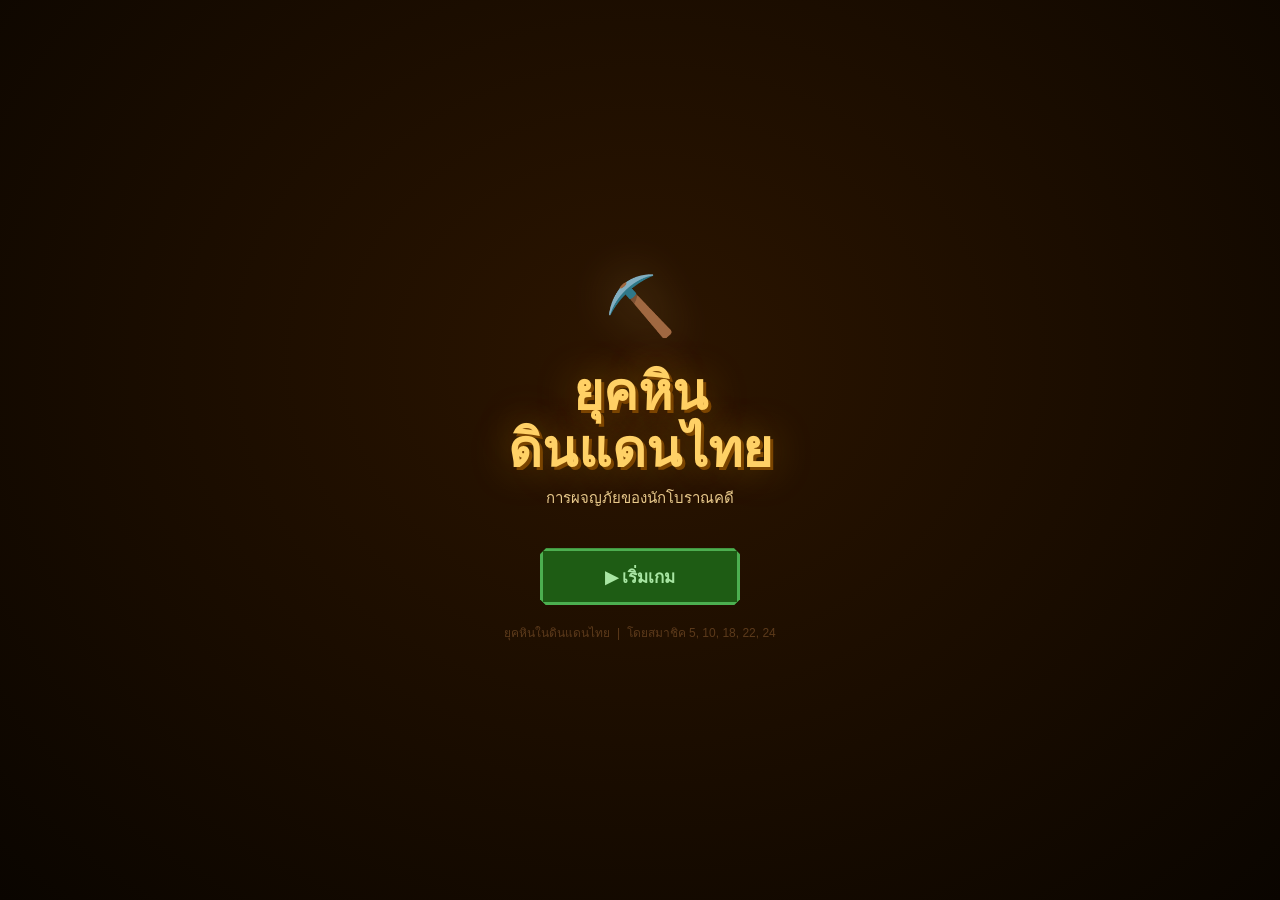
<file: index.html>
<!DOCTYPE html>
<html lang="th">
<head>
<meta charset="UTF-8">
<meta name="viewport" content="width=device-width, initial-scale=1.0, maximum-scale=1.0, user-scalable=no">
<title>ยุคหินในดินแดนไทย</title>
<link rel="stylesheet" href="style.css">
</head>
<body>

<div id="s-title" class="screen active">
  <div class="stars-bg"></div>
  <div class="title-content">
    <div class="title-logo">⛏️</div>
    <div class="title-text">ยุคหิน<br>ดินแดนไทย</div>
    <div class="title-sub">การผจญภัยของนักโบราณคดี</div>
    <button class="pxbtn green" id="btn-start">▶ เริ่มเกม</button>
    <div class="key-hint"> ยุคหินในดินแดนไทย &nbsp;|&nbsp; โดยสมาชิค 5, 10, 18, 22, 24</div>
  </div>
</div>

<div id="s-charsel" class="screen">
  <div class="charsel-wrap">
    <div class="charsel-title">✦ เลือกตัวละคร ✦</div>
    <div class="char-row">
      <div class="char-card selected" id="card-boy" data-char="boy">
        <canvas id="prev-boy" width="80" height="80"></canvas>
        <div class="char-name">เด็กชาย</div>
        <div class="char-desc">นักขุดค้นผู้กล้าหาญ</div>
      </div>
      <div class="char-card" id="card-girl" data-char="girl">
        <canvas id="prev-girl" width="80" height="80"></canvas>
        <div class="char-name">เด็กหญิง</div>
        <div class="char-desc">นักโบราณคดีฉลาด</div>
      </div>
    </div>
    <button class="pxbtn green" id="btn-confirm-char">✓ เลือก!</button>
    <button class="pxbtn" id="btn-back-title">← กลับ</button>
  </div>
</div>

<div id="s-game" class="screen">
  <canvas id="gameCanvas"></canvas>

  <div id="hud">
    <div class="hud-left">
      <div id="hud-hearts" class="hud-hearts">❤️❤️❤️</div>
      <div class="hud-lv">LV <span id="hud-lv-num">1</span></div>
      <div class="xp-wrap"><div id="xp-bar" class="xp-bar"></div></div>
    </div>
    <div class="hud-center">
      <div id="hud-score" class="hud-score">⭐ 0</div>
      <div id="hud-combo" class="hud-combo" style="display:none">🔥 x<span id="combo-n">0</span></div>
    </div>
    <div class="hud-right">
      <div id="hud-day" class="hud-day">วันที่ 1</div>
      <div id="hud-art" class="hud-art">โบราณวัตถุ 0/12</div>
    </div>
  </div>

  <div id="dialog" class="dialog-box" style="display:none">
    <div id="dlg-name" class="dlg-name">ผู้เฒ่า</div>
    <div id="dlg-text" class="dlg-text">...</div>
    <div class="dlg-next">▼ กด E เพื่อปิด</div>
  </div>

  <div id="mobile-controls" style="display:none">
    <div id="move-stick" aria-label="Move" role="application">
      <div id="move-stick-thumb"></div>
    </div>
    <button id="btn-action" class="action-btn">⚡<br><span>E</span></button>
  </div>
</div>

<div id="quiz-modal" class="modal-bg" style="display:none">
  <div class="quiz-card">
    <div id="qz-topbar" class="qz-topbar paleo">
      <span id="qz-icon">🪓</span>
      <span id="qz-era">ยุคหินเก่า</span>
      <span id="qz-pts" class="qz-pts">+100</span>
    </div>
    <div class="qz-timerbar"><div id="qz-tfill" class="qz-tfill"></div></div>
    <div id="qz-question" class="qz-question">คำถาม</div>
    <div id="qz-choices" class="qz-choices"></div>
    <div id="qz-feedback" class="qz-feedback" style="display:none"></div>
    <button id="qz-next" class="pxbtn green qz-next-btn" style="display:none">ขุดค้นต่อ ⛏️</button>
  </div>
</div>

<div id="s-result" class="screen">
  <div class="result-wrap">
    <div id="r-trophy" class="r-trophy">🏆</div>
    <div id="r-title" class="r-title">ยอดเยี่ยม!</div>
    <div id="r-sub" class="r-sub">นักโบราณคดีฝีมือเยี่ยม</div>
    <div id="r-score" class="r-score">0</div>
    <div class="r-score-lbl">คะแนน</div>
    <div class="r-grid">
      <div class="rg"><div class="rg-l">ตอบถูก</div><div class="rg-v" id="r-correct">0/12</div></div>
      <div class="rg"><div class="rg-l">Combo max</div><div class="rg-v" id="r-combo">0x</div></div>
      <div class="rg"><div class="rg-l">LV สุดท้าย</div><div class="rg-v" id="r-lv">1</div></div>
      <div class="rg"><div class="rg-l">สถิติสูงสุด</div><div class="rg-v" id="r-best">0</div></div>
    </div>
    <button class="pxbtn green" id="btn-replay">▶ เล่นอีกครั้ง</button>
    <button class="pxbtn" id="btn-result-home">🏠 หน้าหลัก</button>
  </div>
</div>

<script src="map-data.js"></script>
<script src="game.js"></script>
</body>
</html>
</file>
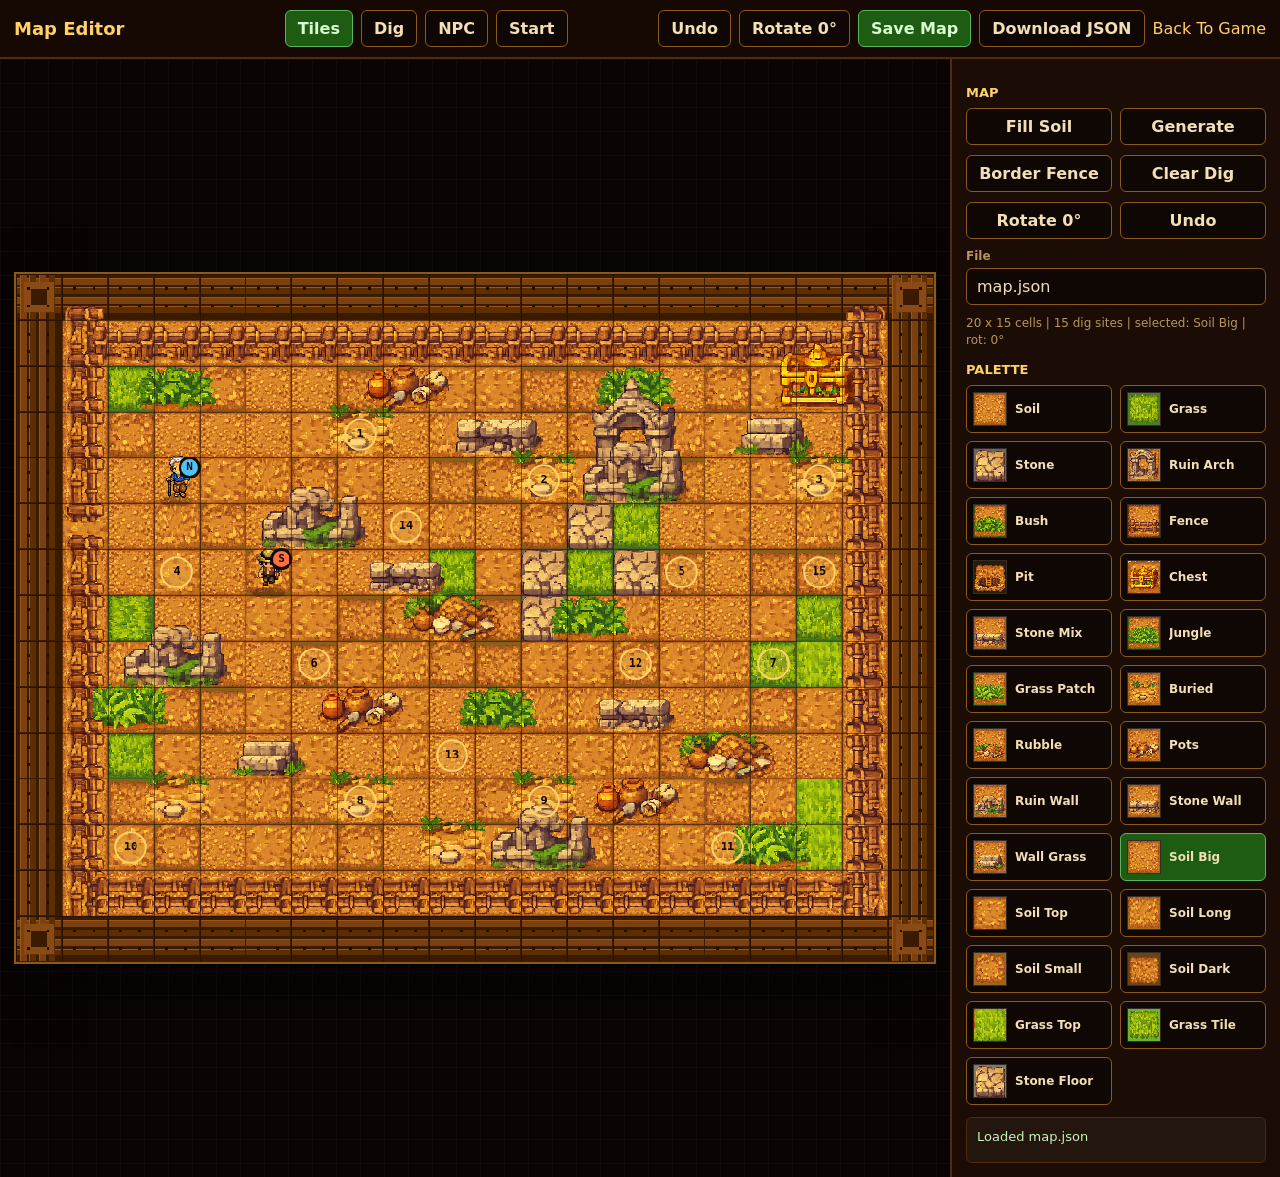
<file: map-editor.html>
<!DOCTYPE html>
<html lang="en">
<head>
<meta charset="UTF-8">
<meta name="viewport" content="width=device-width, initial-scale=1.0">
<title>History Map Editor</title>
<style>
  *, *::before, *::after { box-sizing: border-box; }
  :root {
    --bg: #120904;
    --panel: #1b0d05;
    --panel-2: #251306;
    --rim: #8b5a1a;
    --rim-soft: #4d2c10;
    --gold: #ffd166;
    --text: #f3dfb5;
    --muted: #b8955a;
    --green: #1e5c14;
  }
  html, body {
    width: 100%;
    min-height: 100%;
    margin: 0;
    background: var(--bg);
    color: var(--text);
    font-family: system-ui, -apple-system, BlinkMacSystemFont, "Segoe UI", sans-serif;
  }
  body {
    display: grid;
    grid-template-rows: auto minmax(0, 1fr);
    overflow: hidden;
  }
  button, select, input {
    font: inherit;
    color: var(--text);
    background: #0f0703;
    border: 1px solid var(--rim);
    border-radius: 6px;
  }
  button {
    min-height: 36px;
    padding: 8px 12px;
    cursor: pointer;
    font-weight: 800;
  }
  button:hover { border-color: var(--gold); }
  button.active {
    background: var(--green);
    border-color: #58b65f;
    color: #d8ffd2;
  }
  a {
    color: var(--gold);
    text-decoration: none;
  }
  #topbar {
    display: flex;
    align-items: center;
    justify-content: space-between;
    gap: 12px;
    min-height: 58px;
    padding: 10px 14px;
    border-bottom: 2px solid var(--rim-soft);
    background: #160903;
  }
  #title {
    min-width: 180px;
    color: var(--gold);
    font-size: 18px;
    font-weight: 900;
  }
  #tools {
    display: flex;
    align-items: center;
    justify-content: center;
    gap: 8px;
    flex-wrap: wrap;
  }
  #actions {
    display: flex;
    align-items: center;
    justify-content: flex-end;
    gap: 8px;
    min-width: 260px;
  }
  #actions button.primary {
    background: var(--green);
    border-color: #58b65f;
    color: #d8ffd2;
  }
  #app {
    display: grid;
    grid-template-columns: minmax(0, 1fr) 330px;
    min-height: 0;
  }
  #stage {
    position: relative;
    min-width: 0;
    min-height: 0;
    display: grid;
    place-items: center;
    padding: 14px;
    overflow: auto;
    background:
      linear-gradient(90deg, rgba(255,255,255,.03) 1px, transparent 1px),
      linear-gradient(rgba(255,255,255,.03) 1px, transparent 1px),
      #090403;
    background-size: 24px 24px;
  }
  #mapCanvas {
    width: min(100%, 960px);
    height: auto;
    aspect-ratio: 4 / 3;
    image-rendering: pixelated;
    background: #050302;
    border: 2px solid var(--rim);
    box-shadow: 0 18px 48px rgba(0,0,0,.55);
    cursor: crosshair;
  }
  #side {
    min-height: 0;
    overflow: auto;
    border-left: 2px solid var(--rim-soft);
    background: var(--panel);
    padding: 14px;
  }
  .side-row {
    display: grid;
    grid-template-columns: 1fr 1fr;
    gap: 8px;
    margin-bottom: 10px;
  }
  .side-row button {
    width: 100%;
  }
  .section-title {
    margin: 12px 0 8px;
    color: var(--gold);
    font-size: 13px;
    font-weight: 900;
    text-transform: uppercase;
  }
  #palette {
    display: grid;
    grid-template-columns: 1fr 1fr;
    gap: 8px;
  }
  .tile-btn {
    display: grid;
    grid-template-columns: 34px minmax(0, 1fr);
    align-items: center;
    gap: 8px;
    min-height: 46px;
    padding: 6px;
    text-align: left;
  }
  .tile-btn canvas {
    width: 34px;
    height: 34px;
    image-rendering: pixelated;
    border: 1px solid rgba(255,255,255,.14);
    background: #120904;
  }
  .tile-name {
    overflow: hidden;
    text-overflow: ellipsis;
    white-space: nowrap;
    color: var(--text);
    font-size: 12px;
    font-weight: 800;
  }
  .field {
    display: grid;
    gap: 5px;
    margin-bottom: 10px;
  }
  .field label {
    color: var(--muted);
    font-size: 12px;
    font-weight: 800;
  }
  .field input {
    width: 100%;
    min-height: 36px;
    padding: 8px 10px;
  }
  #status {
    min-height: 46px;
    margin-top: 12px;
    padding: 10px;
    overflow-wrap: anywhere;
    color: var(--muted);
    border: 1px solid var(--rim-soft);
    border-radius: 6px;
    background: rgba(255,255,255,.035);
    font-size: 13px;
    line-height: 1.35;
  }
  #status.good { color: #c9f2bd; }
  #status.bad { color: #ffb3b3; }
  .mini {
    color: var(--muted);
    font-size: 12px;
    line-height: 1.45;
  }
  @media (max-width: 900px) {
    body { overflow: auto; }
    #topbar, #actions, #tools {
      align-items: stretch;
      flex-direction: column;
    }
    #actions, #title {
      width: 100%;
      min-width: 0;
    }
    #app {
      grid-template-columns: 1fr;
    }
    #side {
      border-left: 0;
      border-top: 2px solid var(--rim-soft);
    }
  }
</style>
</head>
<body>
  <header id="topbar">
    <div id="title">Map Editor</div>
    <div id="tools" role="group" aria-label="Editor tools">
      <button id="tool-tile" class="active" data-tool="tile">Tiles</button>
      <button id="tool-dig" data-tool="dig">Dig</button>
      <button id="tool-npc" data-tool="npc">NPC</button>
      <button id="tool-start" data-tool="start">Start</button>
    </div>
  <div id="actions">
      <button id="undo">Undo</button>
      <button id="rotate">Rotate 0°</button>
      <button id="save" class="primary">Save Map</button>
      <button id="download">Download JSON</button>
      <a href="index.html">Back To Game</a>
    </div>
  </header>

  <main id="app">
    <section id="stage">
      <canvas id="mapCanvas" width="960" height="720"></canvas>
    </section>

    <aside id="side">
      <div class="section-title">Map</div>
      <div class="side-row">
        <button id="fill-soil">Fill Soil</button>
        <button id="randomize">Generate</button>
      </div>
      <div class="side-row">
        <button id="border-fence">Border Fence</button>
        <button id="clear-dig">Clear Dig</button>
      </div>
      <div class="side-row">
        <button id="rotate-side">Rotate Selection</button>
        <button id="undo-side">Undo</button>
      </div>
      <div class="field">
        <label for="map-name">File</label>
        <input id="map-name" value="map.json">
      </div>
      <div id="stats" class="mini"></div>

      <div class="section-title">Palette</div>
      <div id="palette"></div>
      <div id="status">Loading map...</div>
    </aside>
  </main>

  <script src="map-edit.js"></script>
</body>
</html>
</file>
<file: style.css>
*, *::before, *::after {
  margin:0; padding:0; box-sizing:border-box;
  -webkit-user-select: none;
  user-select: none;
  -webkit-touch-callout: none;
  -webkit-user-drag: none;
}
:root {
  --wood-dark: #2A1200;
  --wood-mid:  #5C2E00;
  --wood-rim:  #8B5A1A;
  --gold:      #FFD166;
  --gold-dark: #B8860B;
  --parch:     #E8C98A;
  --parch-dk:  #B8955A;
  --ui-bg:     rgba(18, 8, 0, 0.92);
}
html, body {
  width: 100%; height: 100%;
  overflow: hidden;
  background: #111;
  font-family: 'Kanit', 'Sarabun', sans-serif;
  -webkit-tap-highlight-color: transparent;
  -webkit-user-select: none;
  user-select: none;
  -webkit-touch-callout: none;
}

.screen {
  display: none;
  position: fixed;
  inset: 0;
  align-items: center;
  justify-content: center;
  flex-direction: column;
}
.screen.active { display: flex; }

.pxbtn {
  display: block;
  width: 200px;
  padding: 12px 0;
  margin: 6px auto;
  font-family: inherit;
  font-size: 17px;
  font-weight: 700;
  color: var(--gold);
  background: var(--wood-mid);
  border: 3px solid var(--gold-dark);
  cursor: pointer;
  text-align: center;
  box-shadow: 4px 4px 0 var(--wood-dark);
  transition: transform .1s, box-shadow .1s;
  clip-path: polygon(6px 0,calc(100% - 6px) 0,100% 6px,100% calc(100% - 6px),calc(100% - 6px) 100%,6px 100%,0 calc(100% - 6px),0 6px);
}
.pxbtn:hover  { transform: translate(-2px,-2px); box-shadow: 6px 6px 0 var(--wood-dark); }
.pxbtn:active { transform: translate(2px,2px);   box-shadow: 2px 2px 0 var(--wood-dark); }
.pxbtn.green  { background: #1E5C14; border-color: #4CAF50; color: #A8E6A3; }
.pxbtn.editor-link { text-decoration: none; }

#s-title {
  background: radial-gradient(ellipse at 50% 40%, #2C1500 0%, #0A0500 100%);
}
.title-content {
  width: min(520px, calc(100% - 40px));
  display: flex;
  flex-direction: column;
  align-items: center;
  text-align: center;
}
.title-logo {
  width: 96px; height: 96px;
  display: flex; align-items: center; justify-content: center;
  font-size: 58px; line-height: 1;
  margin: 0 auto 10px;
  transform-origin: center;
  animation: spin 1.5s linear infinite;
  filter: drop-shadow(0 0 24px rgba(255,209,102,.35));
}
.title-text {
  font-size: clamp(28px, 6vw, 52px);
  font-weight: 900;
  color: var(--gold);
  text-align: center;
  line-height: 1.1;
  text-shadow: 3px 3px 0 #7A4400, 0 0 40px rgba(255,180,0,.35);
  margin-bottom: 8px;
}
.title-sub { color: var(--parch); font-size: 15px; margin-bottom: 32px; }
.key-hint  { width: 100%; color: #5C3A1A; font-size: 12px; margin-top: 12px; text-align: center; }

#s-charsel { background: radial-gradient(ellipse at 50% 40%, #2C1500 0%, #0A0500 100%); }
.charsel-wrap { display: flex; flex-direction: column; align-items: center; gap: 6px; width: 100%; max-width: 500px; padding: 20px; }
.charsel-title { font-size: 20px; font-weight: 800; color: var(--gold); margin-bottom: 16px; letter-spacing: 2px; }
.char-row { display: flex; gap: 20px; margin-bottom: 20px; }
.char-card {
  width: 150px; padding: 16px 12px;
  background: var(--wood-dark);
  border: 3px solid var(--wood-rim);
  cursor: pointer; text-align: center;
  transition: all .15s;
  clip-path: polygon(6px 0,calc(100% - 6px) 0,100% 6px,100% calc(100% - 6px),calc(100% - 6px) 100%,6px 100%,0 calc(100% - 6px),0 6px);
}
.char-card:hover   { border-color: var(--gold); transform: translateY(-4px); }
.char-card.selected { border-color: var(--gold); background: #3D2000; }
.char-card canvas  { display: block; margin: 0 auto 10px; image-rendering: pixelated; }
.char-name { font-size: 13px; font-weight: 800; color: var(--gold); margin-bottom: 4px; }
.char-desc { font-size: 12px; color: var(--parch); }

#s-game { background: #000; }
#gameCanvas {
  position: absolute;
  top: 0; left: 0;
  image-rendering: pixelated;
  display: block;
}

#hud {
  position: absolute; top: 0; left: 0; right: 0;
  display: flex; justify-content: space-between; align-items: flex-start;
  padding: 8px 12px; pointer-events: none; z-index: 10;
  gap: 8px;
}
.hud-panel-base {
  background: var(--ui-bg);
  border: 2px solid var(--wood-rim);
  padding: 6px 10px;
  clip-path: polygon(4px 0,calc(100% - 4px) 0,100% 4px,100% calc(100% - 4px),calc(100% - 4px) 100%,4px 100%,0 calc(100% - 4px),0 4px);
}
.hud-left, .hud-center, .hud-right {
  background: var(--ui-bg);
  border: 2px solid var(--wood-rim);
  padding: 6px 10px;
  clip-path: polygon(4px 0,calc(100% - 4px) 0,100% 4px,100% calc(100% - 4px),calc(100% - 4px) 100%,4px 100%,0 calc(100% - 4px),0 4px);
}
.hud-hearts { font-size: 16px; letter-spacing: 2px; }
.hud-lv     { font-size: 11px; color: var(--parch); margin-top: 2px; }
.xp-wrap    { width: 100px; height: 5px; background: #1a0900; border: 1px solid var(--wood-rim); margin-top: 3px; }
.xp-bar     { height: 100%; background: var(--gold); transition: width .3s; width: 0%; }
.hud-center { flex: 1; text-align: center; }
.hud-score  { font-size: 14px; font-weight: 800; color: var(--gold); }
.hud-combo  { font-size: 12px; color: #FF9800; font-weight: 700; }
.hud-right  { text-align: right; }
.hud-day    { font-size: 12px; font-weight: 700; color: var(--parch); }
.hud-art    { font-size: 11px; color: var(--parch-dk); margin-top: 2px; }

.dialog-box {
  position: absolute; bottom: 16px; left: 50%;
  transform: translateX(-50%);
  width: min(720px, calc(100% - 32px));
  background: rgba(18, 8, 0, 0.96);
  border: 3px solid var(--wood-rim);
  padding: 16px 18px 14px; z-index: 20;
  box-shadow: 0 12px 32px rgba(0,0,0,.55);
  clip-path: polygon(8px 0,calc(100% - 8px) 0,100% 8px,100% calc(100% - 8px),calc(100% - 8px) 100%,8px 100%,0 calc(100% - 8px),0 8px);
}
.dlg-name { font-size: 15px; font-weight: 900; color: var(--gold); margin-bottom: 8px; }
.dlg-text { font-size: clamp(17px, 2.2vw, 22px); color: #fff1c7; line-height: 1.55; margin-bottom: 8px; font-weight: 700; }
.dlg-next { font-size: 13px; color: var(--gold); text-align: right; animation: blink 1s infinite; }
@keyframes blink { 0%,100%{opacity:1} 50%{opacity:0} }

#mobile-controls {
  position: absolute; bottom: 0; left: 0; right: 0;
  display: flex; justify-content: space-between; align-items: flex-end;
  padding: 10px max(18px, env(safe-area-inset-left)) max(16px, env(safe-area-inset-bottom)) max(18px, env(safe-area-inset-right)); z-index: 15; pointer-events: none;
  -webkit-user-select: none; user-select: none; -webkit-touch-callout: none;
}
#move-stick {
  width: 124px; height: 124px; border-radius: 50%;
  pointer-events: all; touch-action: none; position: relative;
  background: radial-gradient(circle at 50% 50%, rgba(255,209,102,.16), rgba(30,15,0,.68) 58%, rgba(10,4,0,.88));
  border: 3px solid rgba(255,209,102,.72);
  box-shadow: 0 8px 22px rgba(0,0,0,.45), inset 0 0 0 2px rgba(139,90,26,.55);
}
#move-stick::before {
  content: ""; position: absolute; inset: 22px; border-radius: 50%;
  border: 2px solid rgba(255,209,102,.26);
}
#move-stick-thumb {
  width: 56px; height: 56px; border-radius: 50%;
  position: absolute; left: 50%; top: 50%;
  transform: translate(-50%,-50%);
  background: radial-gradient(circle at 35% 28%, #fff1b8, #d18a31 45%, #6d3600);
  border: 3px solid #ffd166;
  box-shadow: 0 6px 16px rgba(0,0,0,.45);
  transition: transform .08s ease-out;
}
#move-stick.active #move-stick-thumb { transition: none; }

.action-btn {
  width: 82px; height: 82px; border-radius: 50%;
  background: rgba(80,40,0,.85); border: 3px solid var(--gold);
  color: var(--gold); font-size: 18px; font-weight: 800; cursor: pointer;
  pointer-events: all; display: flex; flex-direction: column;
  align-items: center; justify-content: center; line-height: 1.2;
  touch-action: none;
}
.action-btn:active { background: rgba(140,80,0,.90); }
.action-btn span { font-size: 11px; }

.modal-bg {
  position: fixed; inset: 0; background: rgba(0,0,0,.86);
  z-index: 30; display: flex; align-items: center; justify-content: center; padding: 16px;
}
.quiz-card {
  background: rgba(32, 14, 2, .98); border: 4px solid var(--wood-rim);
  width: 100%; max-width: 680px; max-height: calc(100vh - 32px); overflow: auto;
  box-shadow: 0 18px 48px rgba(0,0,0,.65), 0 0 0 2px rgba(255,209,102,.18) inset;
  clip-path: polygon(6px 0,calc(100% - 6px) 0,100% 6px,100% calc(100% - 6px),calc(100% - 6px) 100%,6px 100%,0 calc(100% - 6px),0 6px);
}
.qz-topbar { display: flex; align-items: center; gap: 12px; padding: 14px 18px; }
.qz-topbar.paleo { background: #5C2800; }
.qz-topbar.meso  { background: #0E3D3D; }
.qz-topbar.neo   { background: #153D15; }
#qz-icon  { font-size: 32px; }
#qz-era   { font-size: 16px; font-weight: 900; color: #fff1c7; }
.qz-pts   { margin-left: auto; font-size: 17px; font-weight: 900; color: var(--gold); }
.qz-timerbar { height: 8px; background: #1a0a00; }
.qz-tfill    { height: 100%; background: var(--gold); transition: width .1s linear; }
.qz-question { font-size: clamp(20px, 3vw, 28px); font-weight: 900; color: #fff3c9; padding: 20px 22px 16px; line-height: 1.45; text-shadow: 2px 2px 0 #2a1200; }
.qz-choices  { display: flex; flex-direction: column; gap: 10px; padding: 0 18px 18px; }
.qz-choice {
  background: rgba(255,255,255,.08); border: 2px solid var(--wood-rim);
  color: #fff3c9; font-family: inherit; font-size: clamp(17px, 2.4vw, 22px);
  font-weight: 800;
  padding: 14px 16px; text-align: left; cursor: pointer;
  transition: all .12s;
  clip-path: polygon(3px 0,calc(100% - 3px) 0,100% 3px,100% calc(100% - 3px),calc(100% - 3px) 100%,3px 100%,0 calc(100% - 3px),0 3px);
}
.qz-choice:hover    { border-color: var(--gold); background: rgba(255,210,0,.10); }
.qz-choice.correct  { background: rgba(76,175,80,.25); border-color: #4CAF50; color: #A8E6A3; pointer-events: none; }
.qz-choice.wrong    { background: rgba(244,67,54,.20); border-color: #F44336; color: #FFB3B3; pointer-events: none; }
.qz-choice:disabled { pointer-events: none; }
.qz-feedback { font-size: clamp(16px, 2.1vw, 20px); line-height: 1.5; padding: 0 22px 16px; font-weight: 800; }
.qz-feedback.correct { color: #A8E6A3; }
.qz-feedback.wrong   { color: #FFB3B3; }
.qz-next-btn { width: calc(100% - 36px); margin: 0 18px 18px; }

.combo-float {
  position: fixed; pointer-events: none; z-index: 50;
  font-size: 22px; font-weight: 900; color: var(--gold);
  text-shadow: 2px 2px 0 var(--wood-dark);
  animation: floatup 1.2s ease forwards;
}
@keyframes floatup {
  0%   { opacity:1; transform: translateY(0) scale(.8); }
  40%  { opacity:1; transform: translateY(-30px) scale(1.2); }
  100% { opacity:0; transform: translateY(-80px) scale(1); }
}

#s-result { background: radial-gradient(ellipse at 50% 40%, #2C1500 0%, #0A0500 100%); }
.result-wrap { display: flex; flex-direction: column; align-items: center; gap: 4px; padding: 20px; width: 100%; }
.r-trophy { font-size: 72px; margin-bottom: 4px; }
.r-title  { font-size: clamp(18px,5vw,32px); font-weight: 900; color: var(--gold); text-align: center; }
.r-sub    { font-size: 14px; color: var(--parch); margin-bottom: 12px; }
.r-score  { font-size: clamp(36px,10vw,64px); font-weight: 900; color: #fff; }
.r-score-lbl { font-size: 13px; color: var(--parch-dk); margin-bottom: 16px; }
.r-grid   { display: grid; grid-template-columns: 1fr 1fr; gap: 8px; width: 100%; max-width: 320px; margin-bottom: 20px; }
.rg       { background: rgba(255,255,255,.06); border: 1px solid var(--wood-rim); padding: 10px; text-align: center; }
.rg-l     { font-size: 11px; color: var(--parch-dk); margin-bottom: 2px; }
.rg-v     { font-size: 16px; font-weight: 800; color: #fff; }

#loading {
  position: fixed; inset: 0; background: #0A0500;
  display: flex; flex-direction: column; align-items: center; justify-content: center;
  z-index: 999; gap: 16px;
}
#loading.hidden { display: none; }
.load-icon { font-size: 48px; animation: spin 1.5s linear infinite; }
@keyframes spin { to { transform: rotate(360deg); } }
.load-text { color: var(--parch); font-size: 16px; }
.load-bar-wrap { width: 200px; height: 8px; background: #1a0900; border: 1px solid var(--wood-rim); }
.load-bar { height: 100%; background: var(--gold); width: 0%; transition: width .2s; }

@import url('https://fonts.googleapis.com/css2?family=Kanit:wght@400;700;900&display=swap');
</file>
